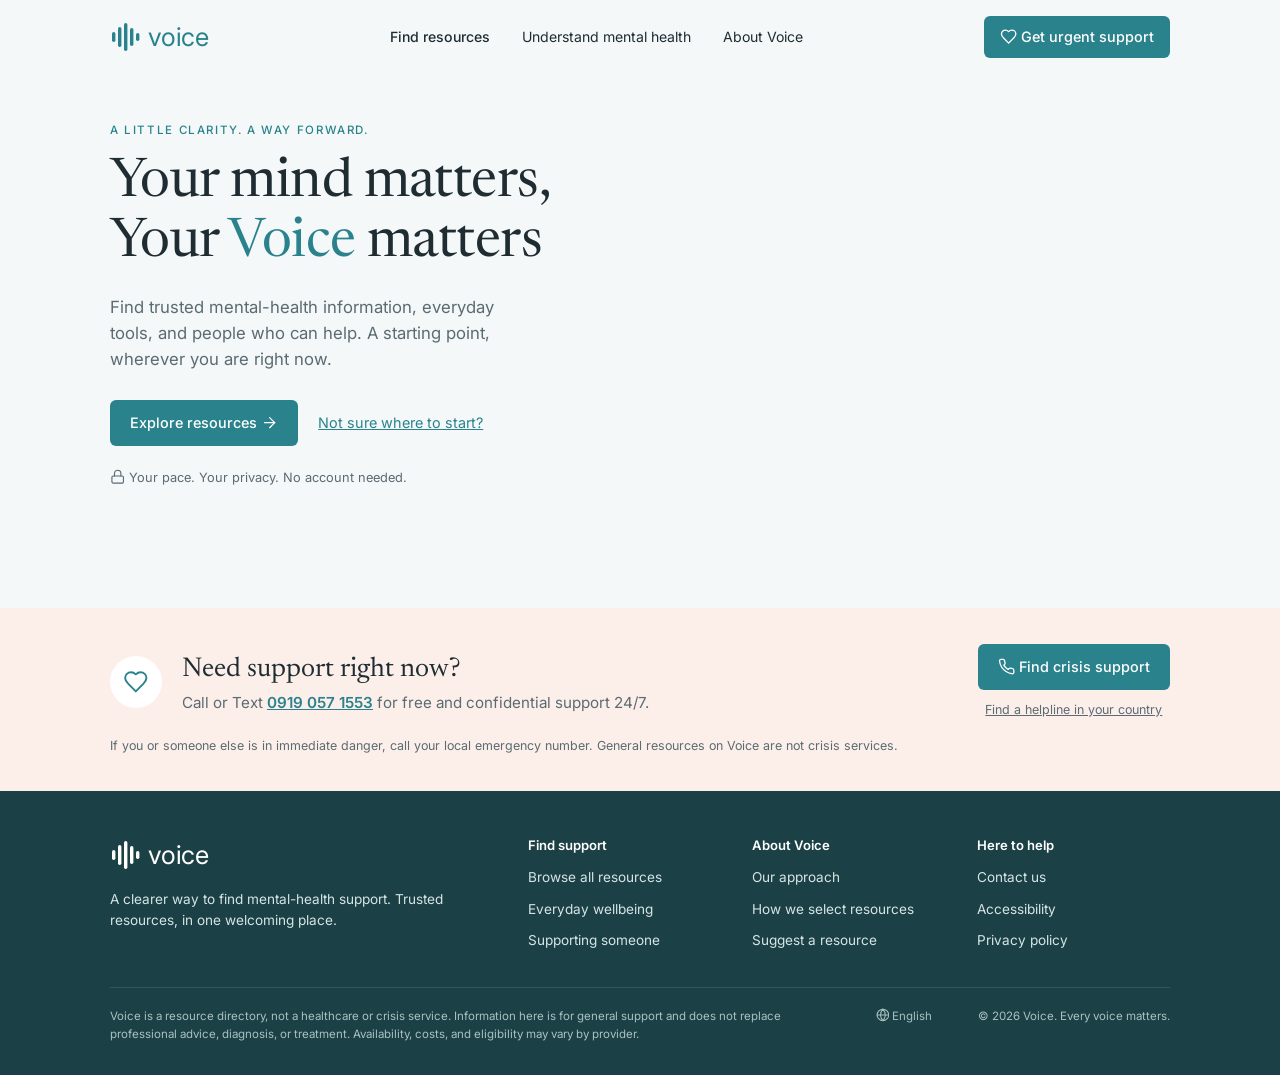
<file: index.html>
<!DOCTYPE html>
<html lang="en">
<head>
  <meta charset="UTF-8">
  <meta name="viewport" content="width=device-width, initial-scale=1">
  <title>Index</title>


  <link rel="stylesheet" href="https://fonts.googleapis.com/css2?family=Inter:wght@400;500;600&family=Newsreader:ital,wght@0,400;0,500;1,400&display=swap">
  <link rel="stylesheet" href="styles.css">
</head>

<body>


  <svg width="0" height="0" style="position:absolute" aria-hidden="true">
    <symbol id="i-book" viewBox="0 0 24 24"><path d="M2 4h6a4 4 0 0 1 4 4v13a3 3 0 0 0-3-3H2z"/><path d="M22 4h-6a4 4 0 0 0-4 4v13a3 3 0 0 1 3-3h7z"/></symbol>
    <symbol id="i-headphones" viewBox="0 0 24 24"><path d="M3 14h3a2 2 0 0 1 2 2v3a2 2 0 0 1-2 2H5a2 2 0 0 1-2-2v-7a9 9 0 0 1 18 0v7a2 2 0 0 1-2 2h-1a2 2 0 0 1-2-2v-3a2 2 0 0 1 2-2h3"/></symbol>
    <symbol id="i-users" viewBox="0 0 24 24"><path d="M16 21v-2a4 4 0 0 0-4-4H6a4 4 0 0 0-4 4v2"/><circle cx="9" cy="7" r="4"/><path d="M22 21v-2a4 4 0 0 0-3-3.87"/><path d="M16 3.13a4 4 0 0 1 0 7.75"/></symbol>
    <symbol id="i-moon" viewBox="0 0 24 24"><path d="M12 3a6 6 0 0 0 9 9 9 9 0 1 1-9-9Z"/></symbol>
    <symbol id="i-pin" viewBox="0 0 24 24"><path d="M20 10c0 6-8 12-8 12s-8-6-8-12a8 8 0 0 1 16 0Z"/><circle cx="12" cy="10" r="3"/></symbol>
    <symbol id="i-shield" viewBox="0 0 24 24"><path d="M20 13c0 5-3.5 7.5-7.66 8.95a1 1 0 0 1-.67-.01C7.5 20.5 4 18 4 13V6a1 1 0 0 1 1-1c2 0 4.5-1.2 6.24-2.72a1.17 1.17 0 0 1 1.52 0C14.51 3.81 17 5 19 5a1 1 0 0 1 1 1z"/><path d="m9 12 2 2 4-4"/></symbol>
    <symbol id="i-compass" viewBox="0 0 24 24"><circle cx="12" cy="12" r="10"/><path d="m16.24 7.76-1.804 5.411a2 2 0 0 1-1.265 1.265L7.76 16.24l1.804-5.411a2 2 0 0 1 1.265-1.265z"/></symbol>
    <symbol id="i-handheart" viewBox="0 0 24 24"><path d="M11 14h2a2 2 0 1 0 0-4h-3c-.6 0-1.1.2-1.4.6L3 16"/><path d="m7 20 1.6-1.4c.3-.4.8-.6 1.4-.6h4c1.1 0 2.1-.4 2.8-1.2l4.6-4.4a2 2 0 0 0-2.75-2.91l-4.2 3.9"/><path d="m2 15 6 6"/><path d="M19.5 8.5c.7-.7 1.5-1.6 1.5-2.7A2.73 2.73 0 0 0 16 4a2.78 2.78 0 0 0-5 1.8c0 1.2.8 2 1.5 2.8L16 12Z"/></symbol>
    <symbol id="i-lock" viewBox="0 0 24 24"><rect width="18" height="11" x="3" y="11" rx="2"/><path d="M7 11V7a5 5 0 0 1 10 0v4"/></symbol>
    <symbol id="i-arrow" viewBox="0 0 24 24"><path d="M5 12h14"/><path d="m12 5 7 7-7 7"/></symbol>
    <symbol id="i-out" viewBox="0 0 24 24"><path d="M7 7h10v10"/><path d="M7 17 17 7"/></symbol>
    <symbol id="i-check" viewBox="0 0 24 24"><path d="M20 6 9 17l-5-5"/></symbol>
    <symbol id="i-phone" viewBox="0 0 24 24"><path d="M22 16.92v3a2 2 0 0 1-2.18 2 19.79 19.79 0 0 1-8.63-3.07 19.5 19.5 0 0 1-6-6 19.79 19.79 0 0 1-3.07-8.67A2 2 0 0 1 4.11 2h3a2 2 0 0 1 2 1.72 12.84 12.84 0 0 0 .7 2.81 2 2 0 0 1-.45 2.11L8.09 9.91a16 16 0 0 0 6 6l1.27-1.27a2 2 0 0 1 2.11-.45 12.84 12.84 0 0 0 2.81.7A2 2 0 0 1 22 16.92z"/></symbol>
    <symbol id="i-sprout" viewBox="0 0 24 24"><path d="M7 20h10"/><path d="M10 20c5.5-2.5.8-6.4 3-10"/><path d="M9.5 9.4c1.1.8 1.8 2.2 2.3 3.7-2 .4-3.5.4-4.8-.3-1.2-.6-2.3-1.9-3-4.2 2.8-.5 4.4 0 5.5.8z"/><path d="M14.1 6a7 7 0 0 0-1.1 4c1.9-.1 3.3-.6 4.3-1.4 1-1 1.6-2.3 1.7-4.6-2.7.1-4 1-4.9 2z"/></symbol>
    <symbol id="i-chat" viewBox="0 0 24 24"><path d="M14 9a2 2 0 0 1-2 2H6l-4 4V4a2 2 0 0 1 2-2h8a2 2 0 0 1 2 2z"/><path d="M18 9h2a2 2 0 0 1 2 2v11l-4-4h-6a2 2 0 0 1-2-2v-1"/></symbol>
    <symbol id="i-globe" viewBox="0 0 24 24"><circle cx="12" cy="12" r="10"/><path d="M12 2a14.5 14.5 0 0 0 0 20 14.5 14.5 0 0 0 0-20"/><path d="M2 12h20"/></symbol>
    <symbol id="i-heart" viewBox="0 0 24 24"><path d="M19 14c1.49-1.46 3-3.21 3-5.5A5.5 5.5 0 0 0 16.5 3c-1.76 0-3 .5-4.5 2-1.5-1.5-2.74-2-4.5-2A5.5 5.5 0 0 0 2 8.5c0 2.3 1.5 4.05 3 5.5l7 7Z"/></symbol>
  </svg>


  <header class="top">
    <div class="inner">
      <a class="logo" href="">
        <!-- The logo: five rounded bars, like a sound wave -->
        <svg width="30" height="28" viewBox="0 0 30 28" aria-hidden="true" fill="#2a838c">
          <rect x="2"  y="9"  width="3.4" height="10" rx="1.7"/>
          <rect x="8"  y="4"  width="3.4" height="20" rx="1.7"/>
          <rect x="14" y="0"  width="3.4" height="28" rx="1.7"/>
          <rect x="20" y="5"  width="3.4" height="18" rx="1.7"/>
          <rect x="26" y="10" width="3.4" height="8"  rx="1.7"/>
        </svg>
        voice
      </a>
      <nav>
        <a style="color: #1f2d33;" class="on" href="Voices2.html">Find resources</a>
        <a href="Voices3.html">Understand mental health</a>
        <a href="Voices4.html">About Voice</a>
      </nav>
      <a class="btn coral" href="#crisis"><svg class="icon"><use href="#i-heart"/></svg> Get urgent support</a>
    </div>
  </header>


  <section class="hero inner">
    <div>
      <p class="eyebrow">A little clarity. A way forward.</p>
      <h1>Your mind matters,<br>Your <span>Voice</span> matters</h1>
      <p class="lead">Find trusted mental-health information, everyday tools, and people who can help. A starting point, wherever you are right now.</p>
      <div class="actions">
        <a class="btn" href="Voices2.html">Explore resources <svg class="icon"><use href="#i-arrow"/></svg></a>
        <a class="link" href="Voices3.html">Not sure where to start?</a>
      </div>
      <p class="privacy"><svg class="icon"><use href="#i-lock"/></svg> Your pace. Your privacy. No account needed.</p>
    </div>


  </section>


  <section class="crisis" id="crisis">
    <div class="inner">
      <div class="heart-circle"><svg class="icon" style="width:1.6em;height:1.6em"><use href="#i-heart"/></svg></div>
      <div>
        <h2>Need support right now?</h2>
        <p>Call or Text <a class="tel" href="tel:+639190571553">0919 057 1553</a> for free and confidential support 24/7.</p>
      </div>
      <div class="crisis-btn">
        <a class="btn coral" href="https://findahelpline.com/" target="_blank" rel="noopener"><svg class="icon"><use href="#i-phone"/></svg> Find crisis support</a>
        <a class="link" href="https://findahelpline.com/" target="_blank" rel="noopener">Find a helpline in your country</a>
      </div>
      <p class="warn">If you or someone else is in immediate danger, call your local emergency number. General resources on Voice are not crisis services.</p>
    </div>
  </section>

  <footer>
    <div class="inner">
      <div class="foot-grid">
        <div>
          <a class="logo" href="Voices.html">
            <svg width="30" height="28" viewBox="0 0 30 28" aria-hidden="true" fill="#ffffff">
              <rect x="2"  y="9"  width="3.4" height="10" rx="1.7"/>
              <rect x="8"  y="4"  width="3.4" height="20" rx="1.7"/>
              <rect x="14" y="0"  width="3.4" height="28" rx="1.7"/>
              <rect x="20" y="5"  width="3.4" height="18" rx="1.7"/>
              <rect x="26" y="10" width="3.4" height="8"  rx="1.7"/>
            </svg>
            voice
          </a>
          <p>A clearer way to find mental-health support. Trusted resources, in one welcoming place.</p>
        </div>
        <div>
          <h4>Find support</h4>
          <ul>
            <li><a href="Voices2.html">Browse all resources</a></li>
            <li><a href="Voices2.html">Everyday wellbeing</a></li>
            <li><a href="Voices2.html">Supporting someone</a></li>
          </ul>
        </div>
        <div>
          <h4>About Voice</h4>
          <ul>
            <li><a href="Voices4.html">Our approach</a></li>
            <li><a href="Voices4.html">How we select resources</a></li>
            <li><a href="#">Suggest a resource</a></li>
          </ul>
        </div>
        <div>
          <h4>Here to help</h4>
          <ul>
            <li><a href="#">Contact us</a></li>
            <li><a href="#">Accessibility</a></li>
            <li><a href="#">Privacy policy</a></li>
          </ul>
        </div>
      </div>

      <div class="fine" id="about">
        <p>Voice is a resource directory, not a healthcare or crisis service. Information here is for general support and does not replace professional advice, diagnosis, or treatment. Availability, costs, and eligibility may vary by provider.</p>
        <span><svg class="icon"><use href="#i-globe"/></svg> English</span>
        <p>© 2026 Voice. Every voice matters.</p>
      </div>
    </div>
  </footer>

</body>
</html>
</file>
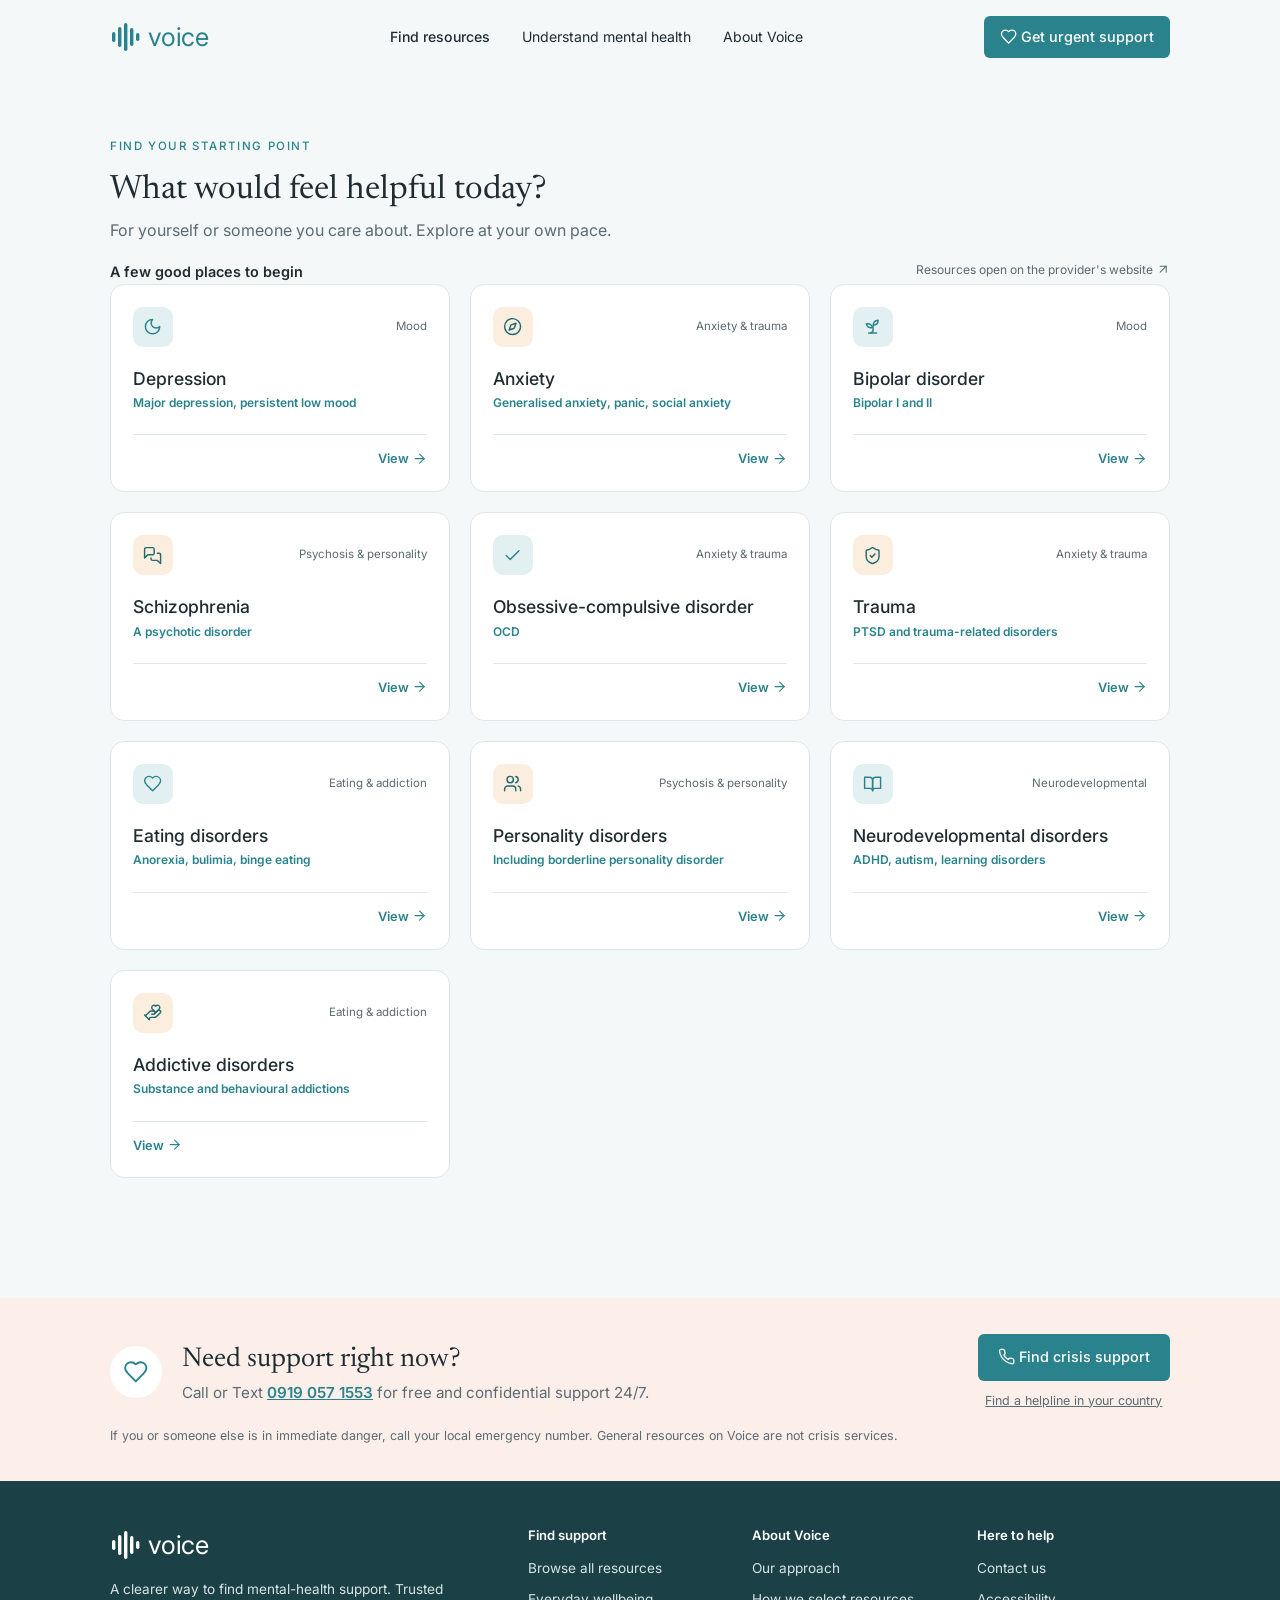
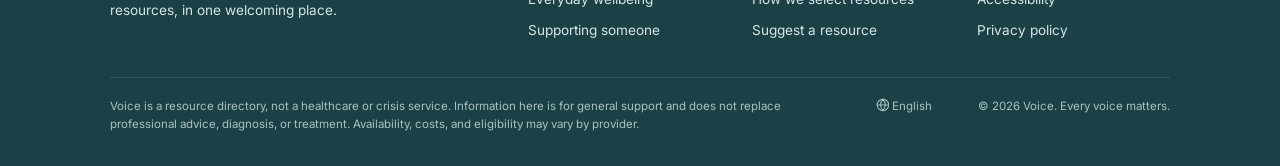
<file: Voices2.html>
<!DOCTYPE html>
<html lang="en">
<head>
  <meta charset="UTF-8">
  <meta name="viewport" content="width=device-width, initial-scale=1">
  <title>Voice</title>

  <!-- Two fonts from Google Fonts (needs internet). If they don't load, Georgia and Arial are used instead. -->
  <link rel="stylesheet" href="https://fonts.googleapis.com/css2?family=Inter:wght@400;500;600&family=Newsreader:ital,wght@0,400;0,500;1,400&display=swap">

  <link rel="stylesheet" href="styles.css">
</head>

<body>

  <svg width="0" height="0" style="position:absolute" aria-hidden="true">
    <symbol id="i-book" viewBox="0 0 24 24"><path d="M2 4h6a4 4 0 0 1 4 4v13a3 3 0 0 0-3-3H2z"/><path d="M22 4h-6a4 4 0 0 0-4 4v13a3 3 0 0 1 3-3h7z"/></symbol>
    <symbol id="i-headphones" viewBox="0 0 24 24"><path d="M3 14h3a2 2 0 0 1 2 2v3a2 2 0 0 1-2 2H5a2 2 0 0 1-2-2v-7a9 9 0 0 1 18 0v7a2 2 0 0 1-2 2h-1a2 2 0 0 1-2-2v-3a2 2 0 0 1 2-2h3"/></symbol>
    <symbol id="i-users" viewBox="0 0 24 24"><path d="M16 21v-2a4 4 0 0 0-4-4H6a4 4 0 0 0-4 4v2"/><circle cx="9" cy="7" r="4"/><path d="M22 21v-2a4 4 0 0 0-3-3.87"/><path d="M16 3.13a4 4 0 0 1 0 7.75"/></symbol>
    <symbol id="i-moon" viewBox="0 0 24 24"><path d="M12 3a6 6 0 0 0 9 9 9 9 0 1 1-9-9Z"/></symbol>
    <symbol id="i-pin" viewBox="0 0 24 24"><path d="M20 10c0 6-8 12-8 12s-8-6-8-12a8 8 0 0 1 16 0Z"/><circle cx="12" cy="10" r="3"/></symbol>
    <symbol id="i-shield" viewBox="0 0 24 24"><path d="M20 13c0 5-3.5 7.5-7.66 8.95a1 1 0 0 1-.67-.01C7.5 20.5 4 18 4 13V6a1 1 0 0 1 1-1c2 0 4.5-1.2 6.24-2.72a1.17 1.17 0 0 1 1.52 0C14.51 3.81 17 5 19 5a1 1 0 0 1 1 1z"/><path d="m9 12 2 2 4-4"/></symbol>
    <symbol id="i-compass" viewBox="0 0 24 24"><circle cx="12" cy="12" r="10"/><path d="m16.24 7.76-1.804 5.411a2 2 0 0 1-1.265 1.265L7.76 16.24l1.804-5.411a2 2 0 0 1 1.265-1.265z"/></symbol>
    <symbol id="i-handheart" viewBox="0 0 24 24"><path d="M11 14h2a2 2 0 1 0 0-4h-3c-.6 0-1.1.2-1.4.6L3 16"/><path d="m7 20 1.6-1.4c.3-.4.8-.6 1.4-.6h4c1.1 0 2.1-.4 2.8-1.2l4.6-4.4a2 2 0 0 0-2.75-2.91l-4.2 3.9"/><path d="m2 15 6 6"/><path d="M19.5 8.5c.7-.7 1.5-1.6 1.5-2.7A2.73 2.73 0 0 0 16 4a2.78 2.78 0 0 0-5 1.8c0 1.2.8 2 1.5 2.8L16 12Z"/></symbol>
    <symbol id="i-lock" viewBox="0 0 24 24"><rect width="18" height="11" x="3" y="11" rx="2"/><path d="M7 11V7a5 5 0 0 1 10 0v4"/></symbol>
    <symbol id="i-arrow" viewBox="0 0 24 24"><path d="M5 12h14"/><path d="m12 5 7 7-7 7"/></symbol>
    <symbol id="i-out" viewBox="0 0 24 24"><path d="M7 7h10v10"/><path d="M7 17 17 7"/></symbol>
    <symbol id="i-check" viewBox="0 0 24 24"><path d="M20 6 9 17l-5-5"/></symbol>
    <symbol id="i-phone" viewBox="0 0 24 24"><path d="M22 16.92v3a2 2 0 0 1-2.18 2 19.79 19.79 0 0 1-8.63-3.07 19.5 19.5 0 0 1-6-6 19.79 19.79 0 0 1-3.07-8.67A2 2 0 0 1 4.11 2h3a2 2 0 0 1 2 1.72 12.84 12.84 0 0 0 .7 2.81 2 2 0 0 1-.45 2.11L8.09 9.91a16 16 0 0 0 6 6l1.27-1.27a2 2 0 0 1 2.11-.45 12.84 12.84 0 0 0 2.81.7A2 2 0 0 1 22 16.92z"/></symbol>
    <symbol id="i-sprout" viewBox="0 0 24 24"><path d="M7 20h10"/><path d="M10 20c5.5-2.5.8-6.4 3-10"/><path d="M9.5 9.4c1.1.8 1.8 2.2 2.3 3.7-2 .4-3.5.4-4.8-.3-1.2-.6-2.3-1.9-3-4.2 2.8-.5 4.4 0 5.5.8z"/><path d="M14.1 6a7 7 0 0 0-1.1 4c1.9-.1 3.3-.6 4.3-1.4 1-1 1.6-2.3 1.7-4.6-2.7.1-4 1-4.9 2z"/></symbol>
    <symbol id="i-chat" viewBox="0 0 24 24"><path d="M14 9a2 2 0 0 1-2 2H6l-4 4V4a2 2 0 0 1 2-2h8a2 2 0 0 1 2 2z"/><path d="M18 9h2a2 2 0 0 1 2 2v11l-4-4h-6a2 2 0 0 1-2-2v-1"/></symbol>
    <symbol id="i-globe" viewBox="0 0 24 24"><circle cx="12" cy="12" r="10"/><path d="M12 2a14.5 14.5 0 0 0 0 20 14.5 14.5 0 0 0 0-20"/><path d="M2 12h20"/></symbol>
    <symbol id="i-heart" viewBox="0 0 24 24"><path d="M19 14c1.49-1.46 3-3.21 3-5.5A5.5 5.5 0 0 0 16.5 3c-1.76 0-3 .5-4.5 2-1.5-1.5-2.74-2-4.5-2A5.5 5.5 0 0 0 2 8.5c0 2.3 1.5 4.05 3 5.5l7 7Z"/></symbol>
  </svg>

  <header class="top">
    <div class="inner">
      <a class="logo" href="Voices.html">
        <svg width="30" height="28" viewBox="0 0 30 28" aria-hidden="true" fill="#2a838c">
          <rect x="2"  y="9"  width="3.4" height="10" rx="1.7"/>
          <rect x="8"  y="4"  width="3.4" height="20" rx="1.7"/>
          <rect x="14" y="0"  width="3.4" height="28" rx="1.7"/>
          <rect x="20" y="5"  width="3.4" height="18" rx="1.7"/>
          <rect x="26" y="10" width="3.4" height="8"  rx="1.7"/>
        </svg>
        voice
      </a>
      <nav>
        <a style="color: #1f2d33;" class="on" href="Voices2.html">Find resources</a>
        <a href="Voices3.html">Understand mental health</a>
        <a href="Voices4.html">About Voice</a>
      </nav>
      <a class="btn coral" href="#crisis"><svg class="icon"><use href="#i-heart"/></svg> Get urgent support</a>
    </div>
  </header>

 <section class="find inner" id="find">
    <p class="eyebrow">Find your starting point</p>
    <h2>What would feel helpful today?</h2>
    <p class="sub">For yourself or someone you care about. Explore at your own pace.</p>

      <div class="list-head">
        <strong>A few good places to begin</strong>
        <span>Resources open on the provider's website <svg class="icon"><use href="#i-out"/></svg></span>
      </div>

      <div class="cards">

        <article class="card mood">
          <div class="card-top"><span class="ico"><svg class="icon"><use href="#i-moon"/></svg></span><span class="type">Mood</span></div>
          <h3>Depression</h3>
          <p class="org">Major depression, persistent low mood</p>
          <div class="card-foot"><span></span><a href="Voices5.html">View <svg class="icon"><use href="#i-arrow"/></svg></a></div>
        </article>

        <article class="card anx">
          <div class="card-top"><span class="ico"><svg class="icon"><use href="#i-compass"/></svg></span><span class="type">Anxiety &amp; trauma</span></div>
          <h3>Anxiety</h3>
          <p class="org">Generalised anxiety, panic, social anxiety</p>
          <div class="card-foot"><span></span><a href="Voices6.html">View <svg class="icon"><use href="#i-arrow"/></svg></a></div>
        </article>

        <article class="card mood">
          <div class="card-top"><span class="ico"><svg class="icon"><use href="#i-sprout"/></svg></span><span class="type">Mood</span></div>
          <h3>Bipolar disorder</h3>
          <p class="org">Bipolar I and II</p>
          <div class="card-foot"><span></span><a href="Voices7.html">View <svg class="icon"><use href="#i-arrow"/></svg></a></div>
        </article>

        <article class="card psy">
          <div class="card-top"><span class="ico"><svg class="icon"><use href="#i-chat"/></svg></span><span class="type">Psychosis &amp; personality</span></div>
          <h3>Schizophrenia</h3>
          <p class="org">A psychotic disorder</p>
          <div class="card-foot"><span></span><a href="Voices8.html">View <svg class="icon"><use href="#i-arrow"/></svg></a></div>
        </article>

        <article class="card anx">
          <div class="card-top"><span class="ico"><svg class="icon"><use href="#i-check"/></svg></span><span class="type">Anxiety &amp; trauma</span></div>
          <h3>Obsessive-compulsive disorder</h3>
          <p class="org">OCD</p>
          <div class="card-foot"><span></span><a href="Voices9.html">View <svg class="icon"><use href="#i-arrow"/></svg></a></div>
        </article>

        <article class="card anx">
          <div class="card-top"><span class="ico"><svg class="icon"><use href="#i-shield"/></svg></span><span class="type">Anxiety &amp; trauma</span></div>
          <h3>Trauma</h3>
          <p class="org">PTSD and trauma-related disorders</p>
          <div class="card-foot"><span></span><a href="Voices10.html">View <svg class="icon"><use href="#i-arrow"/></svg></a></div>
        </article>

        <article class="card eat">
          <div class="card-top"><span class="ico"><svg class="icon"><use href="#i-heart"/></svg></span><span class="type">Eating &amp; addiction</span></div>
          <h3>Eating disorders</h3>
          <p class="org">Anorexia, bulimia, binge eating</p>
          <div class="card-foot"><span></span><a href="Voices11.html">View <svg class="icon"><use href="#i-arrow"/></svg></a></div>
        </article>

        <article class="card psy">
          <div class="card-top"><span class="ico"><svg class="icon"><use href="#i-users"/></svg></span><span class="type">Psychosis &amp; personality</span></div>
          <h3>Personality disorders</h3>
          <p class="org">Including borderline personality disorder</p>
          <div class="card-foot"><span></span><a href="Voices12.html">View <svg class="icon"><use href="#i-arrow"/></svg></a></div>
        </article>

        <article class="card neuro">
          <div class="card-top"><span class="ico"><svg class="icon"><use href="#i-book"/></svg></span><span class="type">Neurodevelopmental</span></div>
          <h3>Neurodevelopmental disorders</h3>
          <p class="org">ADHD, autism, learning disorders</p>
          <div class="card-foot"><span></span><a href="Voices13.html">View <svg class="icon"><use href="#i-arrow"/></svg></a></div>
        </article>

        <article class="card eat">
          <div class="card-top"><span class="ico"><svg class="icon"><use href="#i-handheart"/></svg></span><span class="type">Eating &amp; addiction</span></div>
          <h3>Addictive disorders</h3>
          <p class="org">Substance and behavioural addictions</p>
          <div class="card-foot"><a href="Voices14.html">View <svg class="icon"><use href="#i-arrow"/></svg></a></div>
        </article>

      </div>
    </div>
  </section>

   <section class="crisis" id="crisis">
    <div class="inner">
      <div class="heart-circle"><svg class="icon" style="width:1.6em;height:1.6em"><use href="#i-heart"/></svg></div>
      <div>
        <h2>Need support right now?</h2>
        <p>Call or Text <a class="tel" href="tel:+639190571553">0919 057 1553</a> for free and confidential support 24/7.</p>
      </div>
      <div class="crisis-btn">
        <a class="btn coral" href="https://findahelpline.com/" target="_blank" rel="noopener"><svg class="icon"><use href="#i-phone"/></svg> Find crisis support</a>
        <a class="link" href="https://findahelpline.com/" target="_blank" rel="noopener">Find a helpline in your country</a>
      </div>
      <p class="warn">If you or someone else is in immediate danger, call your local emergency number. General resources on Voice are not crisis services.</p>
    </div>
  </section>

  <footer>
    <div class="inner">
      <div class="foot-grid">
        <div>
          <a class="logo" href="#">
            <svg width="30" height="28" viewBox="0 0 30 28" aria-hidden="true" fill="#ffffff">
              <rect x="2"  y="9"  width="3.4" height="10" rx="1.7"/>
              <rect x="8"  y="4"  width="3.4" height="20" rx="1.7"/>
              <rect x="14" y="0"  width="3.4" height="28" rx="1.7"/>
              <rect x="20" y="5"  width="3.4" height="18" rx="1.7"/>
              <rect x="26" y="10" width="3.4" height="8"  rx="1.7"/>
            </svg>
            voice
          </a>
          <p>A clearer way to find mental-health support. Trusted resources, in one welcoming place.</p>
        </div>
        <div>
          <h4>Find support</h4>
          <ul>
            <li><a href="Voices2.html">Browse all resources</a></li>
            <li><a href="Voices2.html">Everyday wellbeing</a></li>
            <li><a href="Voices2.html">Supporting someone</a></li>
          </ul>
        </div>
        <div>
          <h4>About Voice</h4>
          <ul>
            <li><a href="Voices4.html">Our approach</a></li>
            <li><a href="Voices4.html">How we select resources</a></li>
            <li><a href="#">Suggest a resource</a></li>
          </ul>
        </div>
        <div>
          <h4>Here to help</h4>
          <ul>
            <li><a href="#">Contact us</a></li>
            <li><a href="#">Accessibility</a></li>
            <li><a href="#">Privacy policy</a></li>
          </ul>
        </div>
      </div>

      <div class="fine" id="about">
        <p>Voice is a resource directory, not a healthcare or crisis service. Information here is for general support and does not replace professional advice, diagnosis, or treatment. Availability, costs, and eligibility may vary by provider.</p>
        <span><svg class="icon"><use href="#i-globe"/></svg> English</span>
        <p>© 2026 Voice. Every voice matters.</p>
      </div>
    </div>
  </footer>

</body>
</html>
</file>
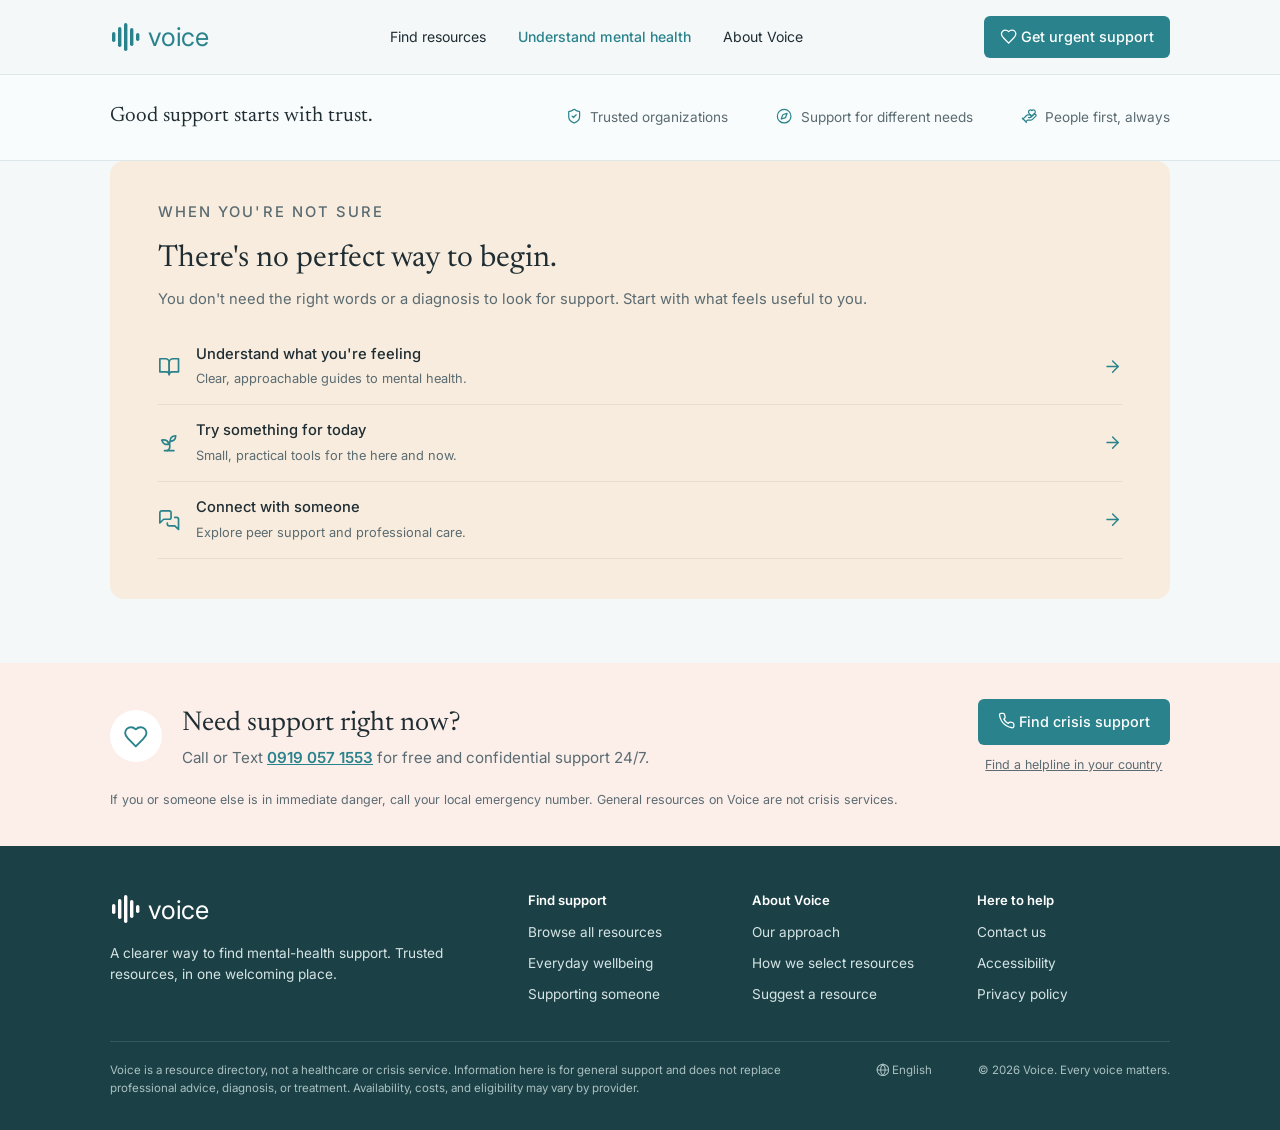
<file: Voices3.html>
<!DOCTYPE html>
<html lang="en">
<head>
  <meta charset="UTF-8">
  <meta name="viewport" content="width=device-width, initial-scale=1">
  <title>Voice</title>
  <link rel="stylesheet" href="https://fonts.googleapis.com/css2?family=Inter:wght@400;500;600&family=Newsreader:ital,wght@0,400;0,500;1,400&display=swap">
  <link rel="stylesheet" href="styles.css">
</head>

<body>

  <svg width="0" height="0" style="position:absolute" aria-hidden="true">
    <symbol id="i-book" viewBox="0 0 24 24"><path d="M2 4h6a4 4 0 0 1 4 4v13a3 3 0 0 0-3-3H2z"/><path d="M22 4h-6a4 4 0 0 0-4 4v13a3 3 0 0 1 3-3h7z"/></symbol>
    <symbol id="i-headphones" viewBox="0 0 24 24"><path d="M3 14h3a2 2 0 0 1 2 2v3a2 2 0 0 1-2 2H5a2 2 0 0 1-2-2v-7a9 9 0 0 1 18 0v7a2 2 0 0 1-2 2h-1a2 2 0 0 1-2-2v-3a2 2 0 0 1 2-2h3"/></symbol>
    <symbol id="i-users" viewBox="0 0 24 24"><path d="M16 21v-2a4 4 0 0 0-4-4H6a4 4 0 0 0-4 4v2"/><circle cx="9" cy="7" r="4"/><path d="M22 21v-2a4 4 0 0 0-3-3.87"/><path d="M16 3.13a4 4 0 0 1 0 7.75"/></symbol>
    <symbol id="i-moon" viewBox="0 0 24 24"><path d="M12 3a6 6 0 0 0 9 9 9 9 0 1 1-9-9Z"/></symbol>
    <symbol id="i-pin" viewBox="0 0 24 24"><path d="M20 10c0 6-8 12-8 12s-8-6-8-12a8 8 0 0 1 16 0Z"/><circle cx="12" cy="10" r="3"/></symbol>
    <symbol id="i-shield" viewBox="0 0 24 24"><path d="M20 13c0 5-3.5 7.5-7.66 8.95a1 1 0 0 1-.67-.01C7.5 20.5 4 18 4 13V6a1 1 0 0 1 1-1c2 0 4.5-1.2 6.24-2.72a1.17 1.17 0 0 1 1.52 0C14.51 3.81 17 5 19 5a1 1 0 0 1 1 1z"/><path d="m9 12 2 2 4-4"/></symbol>
    <symbol id="i-compass" viewBox="0 0 24 24"><circle cx="12" cy="12" r="10"/><path d="m16.24 7.76-1.804 5.411a2 2 0 0 1-1.265 1.265L7.76 16.24l1.804-5.411a2 2 0 0 1 1.265-1.265z"/></symbol>
    <symbol id="i-handheart" viewBox="0 0 24 24"><path d="M11 14h2a2 2 0 1 0 0-4h-3c-.6 0-1.1.2-1.4.6L3 16"/><path d="m7 20 1.6-1.4c.3-.4.8-.6 1.4-.6h4c1.1 0 2.1-.4 2.8-1.2l4.6-4.4a2 2 0 0 0-2.75-2.91l-4.2 3.9"/><path d="m2 15 6 6"/><path d="M19.5 8.5c.7-.7 1.5-1.6 1.5-2.7A2.73 2.73 0 0 0 16 4a2.78 2.78 0 0 0-5 1.8c0 1.2.8 2 1.5 2.8L16 12Z"/></symbol>
    <symbol id="i-lock" viewBox="0 0 24 24"><rect width="18" height="11" x="3" y="11" rx="2"/><path d="M7 11V7a5 5 0 0 1 10 0v4"/></symbol>
    <symbol id="i-arrow" viewBox="0 0 24 24"><path d="M5 12h14"/><path d="m12 5 7 7-7 7"/></symbol>
    <symbol id="i-out" viewBox="0 0 24 24"><path d="M7 7h10v10"/><path d="M7 17 17 7"/></symbol>
    <symbol id="i-check" viewBox="0 0 24 24"><path d="M20 6 9 17l-5-5"/></symbol>
    <symbol id="i-phone" viewBox="0 0 24 24"><path d="M22 16.92v3a2 2 0 0 1-2.18 2 19.79 19.79 0 0 1-8.63-3.07 19.5 19.5 0 0 1-6-6 19.79 19.79 0 0 1-3.07-8.67A2 2 0 0 1 4.11 2h3a2 2 0 0 1 2 1.72 12.84 12.84 0 0 0 .7 2.81 2 2 0 0 1-.45 2.11L8.09 9.91a16 16 0 0 0 6 6l1.27-1.27a2 2 0 0 1 2.11-.45 12.84 12.84 0 0 0 2.81.7A2 2 0 0 1 22 16.92z"/></symbol>
    <symbol id="i-sprout" viewBox="0 0 24 24"><path d="M7 20h10"/><path d="M10 20c5.5-2.5.8-6.4 3-10"/><path d="M9.5 9.4c1.1.8 1.8 2.2 2.3 3.7-2 .4-3.5.4-4.8-.3-1.2-.6-2.3-1.9-3-4.2 2.8-.5 4.4 0 5.5.8z"/><path d="M14.1 6a7 7 0 0 0-1.1 4c1.9-.1 3.3-.6 4.3-1.4 1-1 1.6-2.3 1.7-4.6-2.7.1-4 1-4.9 2z"/></symbol>
    <symbol id="i-chat" viewBox="0 0 24 24"><path d="M14 9a2 2 0 0 1-2 2H6l-4 4V4a2 2 0 0 1 2-2h8a2 2 0 0 1 2 2z"/><path d="M18 9h2a2 2 0 0 1 2 2v11l-4-4h-6a2 2 0 0 1-2-2v-1"/></symbol>
    <symbol id="i-globe" viewBox="0 0 24 24"><circle cx="12" cy="12" r="10"/><path d="M12 2a14.5 14.5 0 0 0 0 20 14.5 14.5 0 0 0 0-20"/><path d="M2 12h20"/></symbol>
    <symbol id="i-heart" viewBox="0 0 24 24"><path d="M19 14c1.49-1.46 3-3.21 3-5.5A5.5 5.5 0 0 0 16.5 3c-1.76 0-3 .5-4.5 2-1.5-1.5-2.74-2-4.5-2A5.5 5.5 0 0 0 2 8.5c0 2.3 1.5 4.05 3 5.5l7 7Z"/></symbol>
  </svg>


  <header class="top">
    <div class="inner">
      <a class="logo" href="Voices.html">

        <svg width="30" height="28" viewBox="0 0 30 28" aria-hidden="true" fill="#2a838c">
          <rect x="2"  y="9"  width="3.4" height="10" rx="1.7"/>
          <rect x="8"  y="4"  width="3.4" height="20" rx="1.7"/>
          <rect x="14" y="0"  width="3.4" height="28" rx="1.7"/>
          <rect x="20" y="5"  width="3.4" height="18" rx="1.7"/>
          <rect x="26" y="10" width="3.4" height="8"  rx="1.7"/>
        </svg>
        voice
      </a>
      <nav>
        <a href="Voices2.html">Find resources</a>
        <a class="on" href="Voices3.html">Understand mental health</a>
        <a href="Voices4.html">About Voice</a>
      </nav>
      <a class="btn coral" href="#crisis"><svg class="icon"><use href="#i-heart"/></svg> Get urgent support</a>
    </div>
  </header>
  <section class="trust">
    <div class="inner">
      <p>Good support starts with trust.</p>
      <ul>
        <li><svg class="icon"><use href="#i-shield"/></svg>Trusted organizations</li>
        <li><svg class="icon"><use href="#i-compass"/></svg>Support for different needs</li>
        <li><svg class="icon"><use href="#i-handheart"/></svg>People first, always</li>
      </ul>
    </div>
  </section>


  <section class="inner" id="not-sure">
    <div class="room no-photo">
      <div class="room-text">
        <p class="eyebrow">When you're not sure</p>
        <h2>There's no perfect way to begin.</h2>
        <p>You don't need the right words or a diagnosis to look for support. Start with what feels useful to you.</p>

        <a class="row" href="Voices2.html">
          <svg class="icon"><use href="#i-book"/></svg>
          <div><strong>Understand what you're feeling</strong><span>Clear, approachable guides to mental health.</span></div>
          <svg class="icon"><use href="#i-arrow"/></svg>
        </a>
        <a class="row" href="Voices2.html">
          <svg class="icon"><use href="#i-sprout"/></svg>
          <div><strong>Try something for today</strong><span>Small, practical tools for the here and now.</span></div>
          <svg class="icon"><use href="#i-arrow"/></svg>
        </a>
        <a class="row" href="Voices2.html">
          <svg class="icon"><use href="#i-chat"/></svg>
          <div><strong>Connect with someone</strong><span>Explore peer support and professional care.</span></div>
          <svg class="icon"><use href="#i-arrow"/></svg>
        </a>
      </div>
    </div>
  </section>

  <section class="crisis" id="crisis">
    <div class="inner">
      <div class="heart-circle"><svg class="icon" style="width:1.6em;height:1.6em"><use href="#i-heart"/></svg></div>
      <div>
        <h2>Need support right now?</h2>
        <p>Call or Text <a class="tel" href="tel:+639190571553">0919 057 1553</a> for free and confidential support 24/7.</p>
      </div>
      <div class="crisis-btn">
        <a class="btn coral" href="https://findahelpline.com/" target="_blank" rel="noopener"><svg class="icon"><use href="#i-phone"/></svg> Find crisis support</a>
        <a class="link" href="https://findahelpline.com/" target="_blank" rel="noopener">Find a helpline in your country</a>
      </div>
      <p class="warn">If you or someone else is in immediate danger, call your local emergency number. General resources on Voice are not crisis services.</p>
    </div>
  </section>

  <footer>
    <div class="inner">
      <div class="foot-grid">
        <div>
          <a class="logo" href="Voices.html">
            <svg width="30" height="28" viewBox="0 0 30 28" aria-hidden="true" fill="#ffffff">
              <rect x="2"  y="9"  width="3.4" height="10" rx="1.7"/>
              <rect x="8"  y="4"  width="3.4" height="20" rx="1.7"/>
              <rect x="14" y="0"  width="3.4" height="28" rx="1.7"/>
              <rect x="20" y="5"  width="3.4" height="18" rx="1.7"/>
              <rect x="26" y="10" width="3.4" height="8"  rx="1.7"/>
            </svg>
            voice
          </a>
          <p>A clearer way to find mental-health support. Trusted resources, in one welcoming place.</p>
        </div>
        <div>
          <h4>Find support</h4>
          <ul>
            <li><a href="Voices2.html">Browse all resources</a></li>
            <li><a href="Voices2.html">Everyday wellbeing</a></li>
            <li><a href="Voices2.html">Supporting someone</a></li>
          </ul>
        </div>
        <div>
          <h4>About Voice</h4>
          <ul>
            <li><a href="Voices4.html">Our approach</a></li>
            <li><a href="Voices4.html">How we select resources</a></li>
            <li><a href="#">Suggest a resource</a></li>
          </ul>
        </div>
        <div>
          <h4>Here to help</h4>
          <ul>
            <li><a href="#">Contact us</a></li>
            <li><a href="#">Accessibility</a></li>
            <li><a href="#">Privacy policy</a></li>
          </ul>
        </div>
      </div>

      <div class="fine" id="about">
        <p>Voice is a resource directory, not a healthcare or crisis service. Information here is for general support and does not replace professional advice, diagnosis, or treatment. Availability, costs, and eligibility may vary by provider.</p>
        <span><svg class="icon"><use href="#i-globe"/></svg> English</span>
        <p>© 2026 Voice. Every voice matters.</p>
      </div>
    </div>
  </footer>

</body>
</html>
</file>
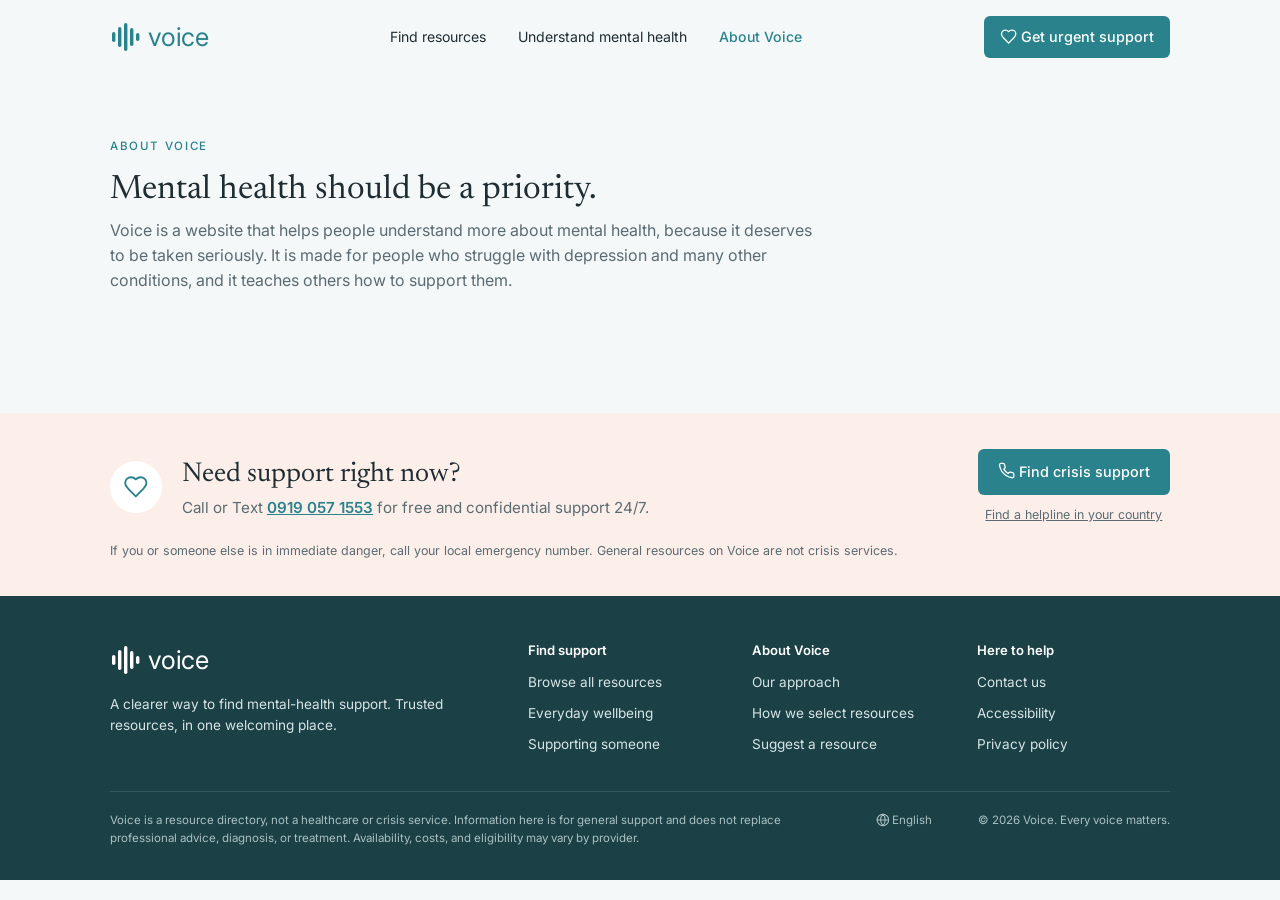
<file: Voices4.html>
<!DOCTYPE html>
<html lang="en">
<head>
  <meta charset="UTF-8">
  <meta name="viewport" content="width=device-width, initial-scale=1">
  <title>About Voice</title>

 
  <link rel="stylesheet" href="https://fonts.googleapis.com/css2?family=Inter:wght@400;500;600&family=Newsreader:ital,wght@0,400;0,500;1,400&display=swap">
  <link rel="stylesheet" href="styles.css">
</head>

<body>

  <svg width="0" height="0" style="position:absolute" aria-hidden="true">
    <symbol id="i-book" viewBox="0 0 24 24"><path d="M2 4h6a4 4 0 0 1 4 4v13a3 3 0 0 0-3-3H2z"/><path d="M22 4h-6a4 4 0 0 0-4 4v13a3 3 0 0 1 3-3h7z"/></symbol>
    <symbol id="i-headphones" viewBox="0 0 24 24"><path d="M3 14h3a2 2 0 0 1 2 2v3a2 2 0 0 1-2 2H5a2 2 0 0 1-2-2v-7a9 9 0 0 1 18 0v7a2 2 0 0 1-2 2h-1a2 2 0 0 1-2-2v-3a2 2 0 0 1 2-2h3"/></symbol>
    <symbol id="i-users" viewBox="0 0 24 24"><path d="M16 21v-2a4 4 0 0 0-4-4H6a4 4 0 0 0-4 4v2"/><circle cx="9" cy="7" r="4"/><path d="M22 21v-2a4 4 0 0 0-3-3.87"/><path d="M16 3.13a4 4 0 0 1 0 7.75"/></symbol>
    <symbol id="i-moon" viewBox="0 0 24 24"><path d="M12 3a6 6 0 0 0 9 9 9 9 0 1 1-9-9Z"/></symbol>
    <symbol id="i-pin" viewBox="0 0 24 24"><path d="M20 10c0 6-8 12-8 12s-8-6-8-12a8 8 0 0 1 16 0Z"/><circle cx="12" cy="10" r="3"/></symbol>
    <symbol id="i-shield" viewBox="0 0 24 24"><path d="M20 13c0 5-3.5 7.5-7.66 8.95a1 1 0 0 1-.67-.01C7.5 20.5 4 18 4 13V6a1 1 0 0 1 1-1c2 0 4.5-1.2 6.24-2.72a1.17 1.17 0 0 1 1.52 0C14.51 3.81 17 5 19 5a1 1 0 0 1 1 1z"/><path d="m9 12 2 2 4-4"/></symbol>
    <symbol id="i-compass" viewBox="0 0 24 24"><circle cx="12" cy="12" r="10"/><path d="m16.24 7.76-1.804 5.411a2 2 0 0 1-1.265 1.265L7.76 16.24l1.804-5.411a2 2 0 0 1 1.265-1.265z"/></symbol>
    <symbol id="i-handheart" viewBox="0 0 24 24"><path d="M11 14h2a2 2 0 1 0 0-4h-3c-.6 0-1.1.2-1.4.6L3 16"/><path d="m7 20 1.6-1.4c.3-.4.8-.6 1.4-.6h4c1.1 0 2.1-.4 2.8-1.2l4.6-4.4a2 2 0 0 0-2.75-2.91l-4.2 3.9"/><path d="m2 15 6 6"/><path d="M19.5 8.5c.7-.7 1.5-1.6 1.5-2.7A2.73 2.73 0 0 0 16 4a2.78 2.78 0 0 0-5 1.8c0 1.2.8 2 1.5 2.8L16 12Z"/></symbol>
    <symbol id="i-lock" viewBox="0 0 24 24"><rect width="18" height="11" x="3" y="11" rx="2"/><path d="M7 11V7a5 5 0 0 1 10 0v4"/></symbol>
    <symbol id="i-arrow" viewBox="0 0 24 24"><path d="M5 12h14"/><path d="m12 5 7 7-7 7"/></symbol>
    <symbol id="i-out" viewBox="0 0 24 24"><path d="M7 7h10v10"/><path d="M7 17 17 7"/></symbol>
    <symbol id="i-check" viewBox="0 0 24 24"><path d="M20 6 9 17l-5-5"/></symbol>
    <symbol id="i-phone" viewBox="0 0 24 24"><path d="M22 16.92v3a2 2 0 0 1-2.18 2 19.79 19.79 0 0 1-8.63-3.07 19.5 19.5 0 0 1-6-6 19.79 19.79 0 0 1-3.07-8.67A2 2 0 0 1 4.11 2h3a2 2 0 0 1 2 1.72 12.84 12.84 0 0 0 .7 2.81 2 2 0 0 1-.45 2.11L8.09 9.91a16 16 0 0 0 6 6l1.27-1.27a2 2 0 0 1 2.11-.45 12.84 12.84 0 0 0 2.81.7A2 2 0 0 1 22 16.92z"/></symbol>
    <symbol id="i-sprout" viewBox="0 0 24 24"><path d="M7 20h10"/><path d="M10 20c5.5-2.5.8-6.4 3-10"/><path d="M9.5 9.4c1.1.8 1.8 2.2 2.3 3.7-2 .4-3.5.4-4.8-.3-1.2-.6-2.3-1.9-3-4.2 2.8-.5 4.4 0 5.5.8z"/><path d="M14.1 6a7 7 0 0 0-1.1 4c1.9-.1 3.3-.6 4.3-1.4 1-1 1.6-2.3 1.7-4.6-2.7.1-4 1-4.9 2z"/></symbol>
    <symbol id="i-chat" viewBox="0 0 24 24"><path d="M14 9a2 2 0 0 1-2 2H6l-4 4V4a2 2 0 0 1 2-2h8a2 2 0 0 1 2 2z"/><path d="M18 9h2a2 2 0 0 1 2 2v11l-4-4h-6a2 2 0 0 1-2-2v-1"/></symbol>
    <symbol id="i-globe" viewBox="0 0 24 24"><circle cx="12" cy="12" r="10"/><path d="M12 2a14.5 14.5 0 0 0 0 20 14.5 14.5 0 0 0 0-20"/><path d="M2 12h20"/></symbol>
    <symbol id="i-heart" viewBox="0 0 24 24"><path d="M19 14c1.49-1.46 3-3.21 3-5.5A5.5 5.5 0 0 0 16.5 3c-1.76 0-3 .5-4.5 2-1.5-1.5-2.74-2-4.5-2A5.5 5.5 0 0 0 2 8.5c0 2.3 1.5 4.05 3 5.5l7 7Z"/></symbol>
  </svg>

  <header class="top">
    <div class="inner">
      <a class="logo" href="Voices.html">

        <svg width="30" height="28" viewBox="0 0 30 28" aria-hidden="true" fill="#2a838c">
          <rect x="2"  y="9"  width="3.4" height="10" rx="1.7"/>
          <rect x="8"  y="4"  width="3.4" height="20" rx="1.7"/>
          <rect x="14" y="0"  width="3.4" height="28" rx="1.7"/>
          <rect x="20" y="5"  width="3.4" height="18" rx="1.7"/>
          <rect x="26" y="10" width="3.4" height="8"  rx="1.7"/>
        </svg>
        voice
      </a>
      <nav>
        <a href="Voices2.html">Find resources</a>
        <a href="Voices3.html">Understand mental health</a>
        <a class="on" href="Voices4.html">About Voice</a>
      </nav>
      <a class="btn coral" href="#crisis"><svg class="icon"><use href="#i-heart"/></svg> Get urgent support</a>
    </div>
  </header>

  
  <section class="find inner" id="about-voice">
    <p class="eyebrow">About Voice</p>
    <h2>Mental health should be a priority.</h2>
    <p class="sub">Voice is a website that helps people understand more about mental health, because it deserves to be taken seriously. It is made for people who struggle with depression and many other conditions, and it teaches others how to support them.</p>
    </div>
  </section>

 
  <section class="crisis" id="crisis">
    <div class="inner">
      <div class="heart-circle"><svg class="icon" style="width:1.6em;height:1.6em"><use href="#i-heart"/></svg></div>
      <div>
        <h2>Need support right now?</h2>
        <p>Call or Text <a class="tel" href="tel:+639190571553">0919 057 1553</a> for free and confidential support 24/7.</p>
      </div>
      <div class="crisis-btn">
        <a class="btn coral" href="https://findahelpline.com/" target="_blank" rel="noopener"><svg class="icon"><use href="#i-phone"/></svg> Find crisis support</a>
        <a class="link" href="https://findahelpline.com/" target="_blank" rel="noopener">Find a helpline in your country</a>
      </div>
      <p class="warn">If you or someone else is in immediate danger, call your local emergency number. General resources on Voice are not crisis services.</p>
    </div>
  </section>

 
  <footer>
    <div class="inner">
      <div class="foot-grid">
        <div>
          <a class="logo" href="Voices.html">
            <svg width="30" height="28" viewBox="0 0 30 28" aria-hidden="true" fill="#ffffff">
              <rect x="2"  y="9"  width="3.4" height="10" rx="1.7"/>
              <rect x="8"  y="4"  width="3.4" height="20" rx="1.7"/>
              <rect x="14" y="0"  width="3.4" height="28" rx="1.7"/>
              <rect x="20" y="5"  width="3.4" height="18" rx="1.7"/>
              <rect x="26" y="10" width="3.4" height="8"  rx="1.7"/>
            </svg>
            voice
          </a>
          <p>A clearer way to find mental-health support. Trusted resources, in one welcoming place.</p>
        </div>
        <div>
          <h4>Find support</h4>
          <ul>
            <li><a href="Voices2.html">Browse all resources</a></li>
            <li><a href="Voices2.html">Everyday wellbeing</a></li>
            <li><a href="Voices2.html">Supporting someone</a></li>
          </ul>
        </div>
        <div>
          <h4>About Voice</h4>
          <ul>
            <li><a href="Voices4.html">Our approach</a></li>
            <li><a href="Voices4.html">How we select resources</a></li>
            <li><a href="#">Suggest a resource</a></li>
          </ul>
        </div>
        <div>
          <h4>Here to help</h4>
          <ul>
            <li><a href="#">Contact us</a></li>
            <li><a href="#">Accessibility</a></li>
            <li><a href="#">Privacy policy</a></li>
          </ul>
        </div>
      </div>

      <div class="fine" id="about">
        <p>Voice is a resource directory, not a healthcare or crisis service. Information here is for general support and does not replace professional advice, diagnosis, or treatment. Availability, costs, and eligibility may vary by provider.</p>
        <span><svg class="icon"><use href="#i-globe"/></svg> English</span>
        <p>© 2026 Voice. Every voice matters.</p>
      </div>
    </div>
  </footer>

</body>
</html>
</file>
<file: styles.css>
/* =========================================================
   1. COLORS AND FONTS (change them here, they update everywhere)
   ========================================================= */
:root {
  --bg: #f4f8f9;
  --white: #ffffff;
  --ink: #1f2d33;
  --muted: #5b6b72;
  --line: #dce7ea;
  --teal: #2a838c;
  --dark: #1b4146;
  --coral: #2a838c;
  --cream: #f7ecdd;
  --pink: #fcefea;
  --serif: "Newsreader", Georgia, serif;
  --sans: "Inter", Arial, sans-serif;
}

/* =========================================================
   2. BASIC PAGE SETTINGS
   ========================================================= */
* { box-sizing: border-box; }
body {
  margin: 0;
  background: var(--bg);
  color: var(--ink);
  font-family: var(--sans);
  line-height: 1.55;
}
h1, h2 { font-family: var(--serif); font-weight: 400; margin: 0; }
p { margin: 0; }
a { color: inherit; }
.inner { max-width: 1100px; margin: 0 auto; padding: 0 20px; }   /* keeps content in a centered column */

/* Small line icons. They all come from the sprite at the top of the body. */
.icon {
  width: 1.2em; height: 1.2em;
  fill: none; stroke: currentColor; stroke-width: 1.8;
  stroke-linecap: round; stroke-linejoin: round;
  vertical-align: -0.2em;
}

/* Small uppercase label above headings */
.eyebrow {
  font-size: 0.72rem; font-weight: 500;
  letter-spacing: 0.14em; text-transform: uppercase;
  color: var(--teal); margin-bottom: 14px;
}

/* Buttons and links */
.btn {
  display: inline-block;
  background: var(--teal); color: var(--white);
  padding: 12px 20px; border-radius: 6px;
  font-size: 0.9rem; font-weight: 500; text-decoration: none;
}
.btn:hover { background: #206a72; }
.btn.coral { background: var(--coral); }
.btn.coral:hover { background: #206a72; }
.link { color: var(--teal); font-size: 0.9rem; }

/* Keyboard users: show a clear outline when tabbing */
a:focus-visible, label:focus-visible, input:focus-visible + label { outline: 3px solid var(--teal); outline-offset: 2px; }

/* =========================================================
   3. TOP BAR
   ========================================================= */
.top .inner {
  display: flex; align-items: center; justify-content: space-between;
  gap: 16px; padding-top: 16px; padding-bottom: 16px;
}
.logo {
  display: flex; align-items: center; gap: 8px;
  font-size: 1.6rem; color: var(--teal); text-decoration: none; letter-spacing: -0.02em;
}
.top nav { display: flex; gap: 32px; font-size: 0.88rem; }
.top nav a { text-decoration: none; }
.top nav a.on { color: var(--teal); font-weight: 500; }
.top nav a:hover { color: var(--teal); }
.top .btn { padding: 10px 16px; }

/* =========================================================
   4. HERO (big headline + photo)
   ========================================================= */
.hero {
  display: grid; grid-template-columns: 1fr 1fr; gap: 48px;
  align-items: center; padding-top: 48px; padding-bottom: 56px;
}
.hero h1 { font-size: 3.4rem; line-height: 1.1; letter-spacing: -0.01em; }
.hero h1 span { color: var(--teal); }
.lead { margin: 20px 0 28px; max-width: 420px; color: var(--muted); font-size: 1.05rem; }
.actions { display: flex; align-items: center; flex-wrap: wrap; gap: 20px; }
.privacy { margin-top: 22px; font-size: 0.8rem; color: var(--muted); }

.hero-photo-wrap { position: relative; }
.photo { background-size: cover; background-position: center; }
.hero-photo { height: 400px; border-radius: 150px 150px 14px 14px; }   /* the big rounded top makes the arch shape */

/* The small cream card that sits on top of the photo */
.note-card {
  position: absolute; left: -24px; bottom: 20px;
  display: flex; align-items: center; gap: 12px;
  background: var(--cream); border-radius: 12px; padding: 14px 20px;
  box-shadow: 0 8px 24px rgba(31, 45, 51, 0.15);
}
.note-card .icon { color: var(--teal); width: 1.5em; height: 1.5em; }
.note-card strong { display: block; font-family: var(--serif); font-weight: 400; font-size: 1.15rem; }
.note-card span { font-size: 0.78rem; color: var(--muted); }

/* =========================================================
   5. TRUST STRIP
   ========================================================= */
.trust { border-top: 1px solid var(--line); border-bottom: 1px solid var(--line); background: #f9fcfc; }
.trust .inner {
  display: flex; align-items: center; justify-content: space-between;
  flex-wrap: wrap; gap: 16px 32px; padding-top: 26px; padding-bottom: 26px;
}
.trust p { font-family: var(--serif); font-size: 1.3rem; }
.trust ul { display: flex; flex-wrap: wrap; gap: 12px 48px; list-style: none; margin: 0; padding: 0; font-size: 0.85rem; color: var(--muted); }
.trust li .icon { color: var(--teal); margin-right: 8px; }

/* =========================================================
   6. FIND RESOURCES (chips + cards)
   ========================================================= */
.find { position: relative; padding-top: 64px; padding-bottom: 56px; }
.find h2 { font-size: 2.1rem; line-height: 1.2; }
.sub { margin-top: 8px; color: var(--muted); }

/* This box holds the chips AND the cards. The hidden radio buttons sit inside it too. */
.filters { display: flex; flex-wrap: wrap; gap: 10px; margin-top: 28px; }
.filters input { position: absolute; opacity: 0; }          /* hide the radio circles, we use the labels as buttons */
.filters label {
  display: inline-flex; align-items: center; gap: 6px;
  border: 1px solid var(--line); background: var(--white);
  padding: 7px 16px; border-radius: 999px;
  font-size: 0.82rem; color: var(--muted); cursor: pointer;
}
.filters label:hover { border-color: var(--teal); color: var(--teal); }
.filters label .icon { display: none; }
.filters input:checked + label { background: var(--teal); border-color: var(--teal); color: var(--white); }
.filters input:checked + label .icon { display: inline-block; }   /* little check mark on the chosen chip */

.list-head {
  flex-basis: 100%;                                          /* take the whole row */
  display: flex; justify-content: space-between; flex-wrap: wrap; gap: 8px;
  margin-top: 18px; font-size: 0.9rem;
}
.list-head strong { font-weight: 600; }
.list-head span { font-size: 0.75rem; color: var(--muted); }

.cards { flex-basis: 100%; display: grid; grid-template-columns: repeat(3, 1fr); gap: 20px; }

.card {
  display: flex; flex-direction: column;
  background: var(--white); border: 1px solid var(--line); border-radius: 14px;
  padding: 22px;
  transition: transform 0.15s, box-shadow 0.15s;
}
.card:hover { transform: translateY(-3px); box-shadow: 0 10px 24px rgba(31, 45, 51, 0.09); }
.card-top { display: flex; justify-content: space-between; align-items: center; }
.ico {
  width: 40px; height: 40px; border-radius: 10px;
  display: grid; place-items: center;
  background: #e3f0f1; color: var(--teal);
}
.card:nth-child(even) .ico { background: #fbeede; color: #206a72; }   /* every second card gets the warm color */
.type { font-size: 0.72rem; color: var(--muted); }
.card h3 { margin: 18px 0 2px; font-size: 1.1rem; font-weight: 500; }
.org { font-size: 0.75rem; font-weight: 600; color: var(--teal); }
.desc { margin-top: 14px; font-size: 0.88rem; color: var(--muted); flex: 1; }   /* flex:1 pushes the footer to the bottom */
.card-foot {
  display: flex; justify-content: space-between; align-items: center; gap: 8px;
  margin-top: 22px; padding-top: 14px; border-top: 1px solid var(--line);
  font-size: 0.72rem; color: var(--muted);
}
.card-foot a { color: var(--teal); font-weight: 600; text-decoration: none; font-size: 0.8rem; white-space: nowrap; }
.card-foot a:hover { text-decoration: underline; }

/* ---- The filter rules ----
   "When this radio button is checked, hide every card that does NOT have this topic class." */
#f-anxiety:checked     ~ .cards .card:not(.anxiety)     { display: none; }
#f-low:checked         ~ .cards .card:not(.low)         { display: none; }
#f-sleep:checked       ~ .cards .card:not(.sleep)       { display: none; }
#f-relations:checked   ~ .cards .card:not(.relations)   { display: none; }
#f-grief:checked       ~ .cards .card:not(.grief)       { display: none; }
#f-supporting:checked  ~ .cards .card:not(.supporting)  { display: none; }

/* =========================================================
   7. "WHEN YOU'RE NOT SURE" (photo + cream box)
   ========================================================= */
.room {
  display: grid; grid-template-columns: 1fr 2fr;
  border-radius: 14px; overflow: hidden; background: var(--cream);
}
.room-photo { position: relative; min-height: 320px; }
.room.no-photo { grid-template-columns: 1fr; }   /* a .room with no photo (Voices3): the text takes the full width */
.caption {
  position: absolute; left: 16px; bottom: 16px;
  background: var(--white); padding: 6px 14px; border-radius: 6px;
  font-family: var(--serif); font-style: italic; font-size: 0.95rem;
}
.room-text { padding: 40px 48px; }
.room-text h2 { font-size: 1.9rem; line-height: 1.2; margin-bottom: 10px; }
.room-text > p { color: var(--muted); font-size: 0.92rem; margin-bottom: 18px; }
.row {
  display: flex; align-items: center; gap: 16px;
  padding: 14px 0; border-bottom: 1px solid #e9dccb;
  text-decoration: none;
}
.row > .icon:first-child { color: var(--teal); width: 1.4em; height: 1.4em; flex-shrink: 0; }
.row div { flex: 1; }
.row strong { display: block; font-size: 0.92rem; font-weight: 500; }
.row span { font-size: 0.8rem; color: var(--muted); }
.row > .icon:last-child { color: var(--teal); }
.row:hover strong { color: var(--teal); }

/* =========================================================
   8. CRISIS BAND (important: kept easy to see)
   ========================================================= */
.crisis { margin-top: 64px; background: var(--pink); }
.crisis .inner {
  display: grid; grid-template-columns: auto 1fr auto; gap: 8px 20px;
  align-items: center; padding-top: 36px; padding-bottom: 36px;
}
.heart-circle {
  width: 52px; height: 52px; border-radius: 50%;
  background: var(--white); color: var(--coral);
  display: grid; place-items: center;
}
.crisis h2 { font-size: 1.7rem; }
.crisis .inner > div p { color: var(--muted); font-size: 0.95rem; }
.crisis a.tel { font-weight: 600; color: var(--coral); }
.crisis-btn { text-align: center; }
.crisis-btn .link { display: block; margin-top: 10px; font-size: 0.78rem; color: var(--muted); }
.warn { grid-column: 1 / -1; font-size: 0.78rem; color: var(--muted); margin-top: 8px; }

/* =========================================================
   9. FOOTER
   ========================================================= */
footer { background: var(--dark); color: #d6e4e5; font-size: 0.85rem; }
footer .inner { padding-top: 44px; padding-bottom: 32px; }
.foot-grid { display: grid; grid-template-columns: 2fr 1fr 1fr 1fr; gap: 32px; }
footer .logo { color: var(--white); margin-bottom: 14px; }
footer h4 { margin: 0 0 12px; color: var(--white); font-size: 0.82rem; font-weight: 600; }
footer ul { list-style: none; margin: 0; padding: 0; display: grid; gap: 10px; }
footer a { text-decoration: none; }
footer ul a:hover { text-decoration: underline; }
.fine {
  margin-top: 36px; padding-top: 20px; border-top: 1px solid #36585d;
  font-size: 0.72rem; color: #aac0c2;
  display: flex; justify-content: space-between; flex-wrap: wrap; gap: 12px;
}
.fine p { max-width: 720px; }


/* =========================================================
   10. ABOUT PAGE (Voices4.html) – uses the same chips + cards as section 6
   ========================================================= */
#a-mood:checked  ~ .cards .card:not(.mood)  { display: none; }
#a-anx:checked   ~ .cards .card:not(.anx)   { display: none; }
#a-psy:checked   ~ .cards .card:not(.psy)   { display: none; }
#a-eat:checked   ~ .cards .card:not(.eat)   { display: none; }
#a-neuro:checked ~ .cards .card:not(.neuro) { display: none; }
.find .sub { max-width: 720px; }

:root {
  /* These reuse the colours from styles.css, so changing them there updates these pages too. */
  --cnd-teal: var(--teal, #2a838c);
  --cnd-teal-dark: #206a72;
  --cnd-ink: var(--ink, #1f2d33);
  --cnd-muted: var(--muted, #5b6b72);
  --cnd-line: var(--line, #dce7ea);
}

/* Breadcrumb above the page title */
.cnd-crumb {
  font-size: 0.875rem;
  color: var(--cnd-muted);
  margin: 0 0 0.75rem;
}
.cnd-crumb a { color: var(--cnd-teal); }

/* Sections */
.cnd { color: var(--cnd-ink); }
.cnd-section { padding: 2.5rem 0; border-top: 1px solid var(--cnd-line); }
.cnd-section .inner > * { max-width: 46rem; }   /* keeps lines easy to read */

.cnd-section h2 {
  font-family: "Newsreader", Georgia, serif;
  font-weight: 500;
  font-size: 1.9rem;
  line-height: 1.2;
  margin: 0 0 0.75rem;
}
.cnd-section h3 {
  font-size: 1.05rem;
  font-weight: 600;
  margin: 1.5rem 0 0.5rem;
}
.cnd-section p { line-height: 1.65; margin: 0 0 1rem; }

/* Plain bullet lists */
.cnd-section ul {
  margin: 0 0 1rem;
  padding-left: 1.25rem;
  list-style: disc;
}
.cnd-section li { line-height: 1.6; margin-bottom: 0.4rem; }
.cnd-section li::marker { color: var(--cnd-teal); }

.cnd-section a { color: var(--cnd-teal); }

/* Small print and important lines */
.cnd-small { font-size: 0.875rem; color: var(--cnd-muted); }
.cnd-important { font-weight: 600; }
.cnd-important a { color: var(--cnd-teal); }

/* Explore other topics: a simple row of links */
.cnd-section .cnd-topics {
  list-style: none;
  padding: 0;
  display: flex;
  flex-wrap: wrap;
  gap: 0.5rem;
  max-width: none;
}
.cnd-topics li { margin: 0; }
.cnd-topics a {
  display: inline-block;
  padding: 0.5rem 1rem;
  border: 1px solid var(--cnd-line);
  border-radius: 999px;
  color: var(--cnd-ink);
  text-decoration: none;
  font-size: 0.9rem;
  background: var(--white, #fff);
}
.cnd-topics a:hover { border-color: var(--cnd-teal); color: var(--cnd-teal-dark); }
</file>
